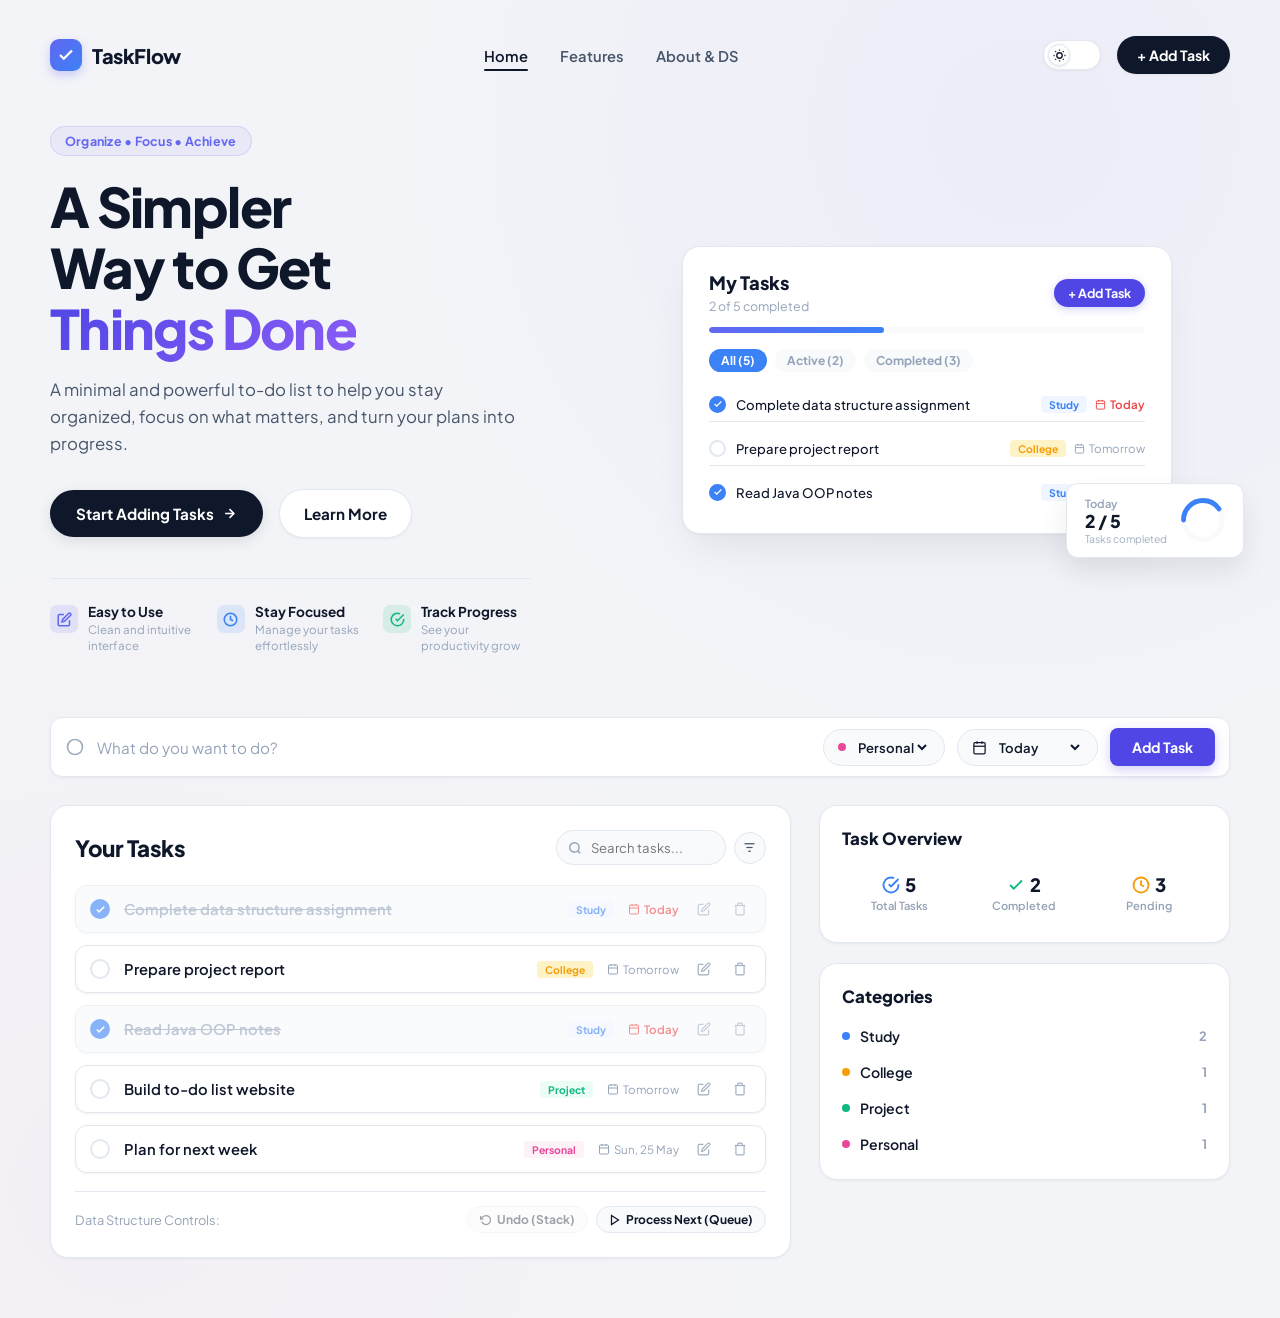
<file: index.html>
<!DOCTYPE html>
<html lang="en" data-theme="light">
<head>
    <meta charset="UTF-8">
    <meta name="viewport" content="width=device-width, initial-scale=1.0">
    <title>TaskFlow — A Simpler Way to Get Things Done</title>
    <link rel="preconnect" href="https://fonts.googleapis.com">
    <link rel="preconnect" href="https://fonts.gstatic.com" crossorigin>
    <link href="https://fonts.googleapis.com/css2?family=Plus+Jakarta+Sans:wght@400;500;600;700;800&family=Inter:wght@400;500;600;700&display=swap" rel="stylesheet">
    <style>
        /* =========================================================================
           TASKFLOW DESIGN SYSTEM — LIGHT & DARK THEME ONLY
           ========================================================================= */
        :root {
            /* Light Theme (Exact match to screenshot) */
            --bg-page: #F3F4F8;
            --bg-card: #FFFFFF;
            --bg-card-subtle: #F8FAFC;
            --bg-input: #FFFFFF;
            --border-color: #E2E8F0;
            --border-hover: #CBD5E1;

            --text-heading: #0F172A;
            --text-body: #475569;
            --text-muted: #94A3B8;
            --text-dim: #A0AEC0;

            --primary: #4F46E5;
            --primary-hover: #4338CA;
            --primary-gradient: linear-gradient(135deg, #6366F1, #8B5CF6);
            --headline-gradient: linear-gradient(135deg, #4F46E5, #8B5CF6);

            --accent-study: #3B82F6;
            --accent-study-bg: #EFF6FF;
            --accent-college: #F59E0B;
            --accent-college-bg: #FEF3C7;
            --accent-project: #10B981;
            --accent-project-bg: #ECFDF5;
            --accent-personal: #EC4899;
            --accent-personal-bg: #FDF2F8;

            --accent-today: #EF4444;
            --accent-today-bg: #FEF2F2;

            --shadow-sm: 0 1px 3px rgba(0, 0, 0, 0.05);
            --shadow-md: 0 4px 14px rgba(0, 0, 0, 0.04), 0 2px 6px rgba(0, 0, 0, 0.03);
            --shadow-lg: 0 12px 30px -4px rgba(79, 70, 229, 0.08), 0 8px 16px -4px rgba(0, 0, 0, 0.04);
            --shadow-float: 0 20px 40px -10px rgba(0, 0, 0, 0.08), 0 1px 3px rgba(0, 0, 0, 0.04);

            --radius-sm: 8px;
            --radius-md: 12px;
            --radius-lg: 18px;
            --radius-pill: 9999px;
        }

        [data-theme="dark"] {
            /* Dark Theme (Crisp, modern, rich midnight) */
            --bg-page: #0B0F19;
            --bg-card: #131B2E;
            --bg-card-subtle: #182238;
            --bg-input: #131B2E;
            --border-color: #23304A;
            --border-hover: #334466;

            --text-heading: #F8FAFC;
            --text-body: #CBD5E1;
            --text-muted: #94A3B8;
            --text-dim: #64748B;

            --primary: #6366F1;
            --primary-hover: #4F46E5;
            --primary-gradient: linear-gradient(135deg, #6366F1, #8B5CF6);
            --headline-gradient: linear-gradient(135deg, #818CF8, #C084FC);

            --accent-study: #60A5FA;
            --accent-study-bg: rgba(59, 130, 246, 0.15);
            --accent-college: #FBBF24;
            --accent-college-bg: rgba(245, 158, 11, 0.15);
            --accent-project: #34D399;
            --accent-project-bg: rgba(16, 185, 129, 0.15);
            --accent-personal: #F472B6;
            --accent-personal-bg: rgba(236, 72, 153, 0.15);

            --accent-today: #F87171;
            --accent-today-bg: rgba(239, 68, 68, 0.15);

            --shadow-sm: 0 1px 3px rgba(0, 0, 0, 0.3);
            --shadow-md: 0 4px 14px rgba(0, 0, 0, 0.4);
            --shadow-lg: 0 12px 30px -4px rgba(0, 0, 0, 0.5);
            --shadow-float: 0 20px 40px -10px rgba(0, 0, 0, 0.6);
        }

        * {
            box-sizing: border-box;
            margin: 0;
            padding: 0;
            font-family: 'Plus Jakarta Sans', 'Inter', -apple-system, sans-serif;
            transition: background-color 0.2s ease, border-color 0.2s ease, color 0.15s ease;
        }

        body {
            background-color: var(--bg-page);
            color: var(--text-body);
            min-height: 100vh;
            padding: 24px 20px 60px;
            overflow-x: hidden;
            background-image: radial-gradient(circle at 80% 10%, rgba(99, 102, 241, 0.05) 0%, transparent 40%),
                              radial-gradient(circle at 10% 90%, rgba(236, 72, 153, 0.03) 0%, transparent 40%);
        }

        .container {
            max-width: 1180px;
            margin: 0 auto;
        }

        /* =========================================================================
           HEADER / NAVBAR
           ========================================================================= */
        .site-header {
            display: flex;
            align-items: center;
            justify-content: space-between;
            padding: 12px 0 28px;
        }

        .brand-logo {
            display: flex;
            align-items: center;
            gap: 10px;
            text-decoration: none;
            color: var(--text-heading);
            font-weight: 800;
            font-size: 1.25rem;
            letter-spacing: -0.02em;
        }

        .brand-icon {
            width: 32px;
            height: 32px;
            background: linear-gradient(135deg, #6366F1, #3B82F6);
            border-radius: 9px;
            display: flex;
            align-items: center;
            justify-content: center;
            color: #FFFFFF;
            box-shadow: 0 4px 10px rgba(99, 102, 241, 0.3);
        }

        .nav-links {
            display: flex;
            align-items: center;
            gap: 32px;
            list-style: none;
        }

        .nav-item a {
            text-decoration: none;
            color: var(--text-body);
            font-size: 0.92rem;
            font-weight: 600;
            position: relative;
            padding: 6px 0;
            transition: color 0.15s;
        }

        .nav-item a:hover {
            color: var(--text-heading);
        }

        .nav-item.active a {
            color: var(--text-heading);
        }

        .nav-item.active a::after {
            content: '';
            position: absolute;
            bottom: 0;
            left: 0;
            right: 0;
            height: 2px;
            background: var(--text-heading);
            border-radius: var(--radius-pill);
        }

        .nav-actions {
            display: flex;
            align-items: center;
            gap: 16px;
        }

        /* Dark / Light Toggle Switch (as shown in screenshot) */
        .theme-switch-btn {
            background: var(--bg-card);
            border: 1px solid var(--border-color);
            border-radius: var(--radius-pill);
            padding: 4px;
            width: 58px;
            height: 30px;
            display: flex;
            align-items: center;
            position: relative;
            cursor: pointer;
            box-shadow: var(--shadow-sm);
        }

        .theme-thumb {
            width: 22px;
            height: 22px;
            background: var(--bg-card);
            border: 1px solid var(--border-color);
            border-radius: 50%;
            display: flex;
            align-items: center;
            justify-content: center;
            color: var(--text-heading);
            position: absolute;
            left: 4px;
            transition: transform 0.25s cubic-bezier(0.16, 1, 0.3, 1), background-color 0.2s;
            box-shadow: 0 1px 3px rgba(0, 0, 0, 0.1);
        }

        [data-theme="dark"] .theme-thumb {
            transform: translateX(28px);
            background: #23304A;
        }

        .nav-cta-btn {
            background: #0F172A;
            color: #FFFFFF;
            border: none;
            border-radius: var(--radius-pill);
            padding: 10px 20px;
            font-size: 0.88rem;
            font-weight: 700;
            cursor: pointer;
            display: flex;
            align-items: center;
            gap: 6px;
            text-decoration: none;
            box-shadow: var(--shadow-sm);
            transition: transform 0.15s, opacity 0.15s;
        }

        [data-theme="dark"] .nav-cta-btn {
            background: #6366F1;
        }

        .nav-cta-btn:hover {
            transform: translateY(-1px);
            opacity: 0.95;
        }

        /* =========================================================================
           HERO SECTION (2-COLUMN EDITORIAL HERO)
           ========================================================================= */
        .hero-section {
            display: grid;
            grid-template-columns: 1fr 1.15fr;
            gap: 48px;
            align-items: center;
            padding: 24px 0 54px;
            position: relative;
        }

        .hero-left {
            max-width: 480px;
        }

        .hero-tag {
            display: inline-flex;
            align-items: center;
            gap: 8px;
            font-size: 0.78rem;
            font-weight: 700;
            color: #6366F1;
            background: rgba(99, 102, 241, 0.08);
            border: 1px solid rgba(99, 102, 241, 0.18);
            padding: 6px 14px;
            border-radius: var(--radius-pill);
            margin-bottom: 20px;
            letter-spacing: 0.02em;
        }

        .hero-headline {
            font-size: 3.4rem;
            font-weight: 800;
            line-height: 1.12;
            letter-spacing: -0.03em;
            color: var(--text-heading);
            margin-bottom: 18px;
        }

        .hero-headline .text-gradient {
            background: var(--headline-gradient);
            -webkit-background-clip: text;
            -webkit-text-fill-color: transparent;
        }

        .hero-desc {
            font-size: 1.05rem;
            color: var(--text-body);
            line-height: 1.6;
            margin-bottom: 32px;
        }

        .hero-cta-group {
            display: flex;
            align-items: center;
            gap: 16px;
            margin-bottom: 40px;
        }

        .btn-hero-primary {
            background: #0F172A;
            color: #FFFFFF;
            padding: 14px 26px;
            border-radius: var(--radius-pill);
            font-size: 0.95rem;
            font-weight: 700;
            text-decoration: none;
            display: inline-flex;
            align-items: center;
            gap: 8px;
            box-shadow: 0 4px 14px rgba(0, 0, 0, 0.1);
            border: none;
            cursor: pointer;
            transition: transform 0.15s, opacity 0.15s;
        }

        [data-theme="dark"] .btn-hero-primary {
            background: #6366F1;
            box-shadow: 0 4px 18px rgba(99, 102, 241, 0.35);
        }

        .btn-hero-primary:hover {
            transform: translateY(-2px);
        }

        .btn-hero-secondary {
            background: var(--bg-card);
            color: var(--text-heading);
            border: 1px solid var(--border-color);
            padding: 14px 24px;
            border-radius: var(--radius-pill);
            font-size: 0.95rem;
            font-weight: 700;
            text-decoration: none;
            display: inline-flex;
            align-items: center;
            box-shadow: var(--shadow-sm);
            transition: transform 0.15s, background-color 0.15s;
        }

        .btn-hero-secondary:hover {
            background: var(--bg-card-subtle);
            transform: translateY(-2px);
        }

        /* 3 Hero Features Row */
        .hero-features-row {
            display: grid;
            grid-template-columns: repeat(3, 1fr);
            gap: 20px;
            padding-top: 24px;
            border-top: 1px solid var(--border-color);
        }

        .hero-feat-item {
            display: flex;
            align-items: flex-start;
            gap: 10px;
        }

        .feat-icon-wrap {
            width: 28px;
            height: 28px;
            border-radius: 7px;
            display: flex;
            align-items: center;
            justify-content: center;
            flex-shrink: 0;
            margin-top: 2px;
        }

        .icon-feat-1 { background: rgba(99, 102, 241, 0.12); color: #6366F1; }
        .icon-feat-2 { background: rgba(59, 130, 246, 0.12); color: #3B82F6; }
        .icon-feat-3 { background: rgba(16, 185, 129, 0.12); color: #10B981; }

        .feat-title {
            font-size: 0.85rem;
            font-weight: 700;
            color: var(--text-heading);
            margin-bottom: 2px;
        }

        .feat-desc {
            font-size: 0.72rem;
            color: var(--text-muted);
            line-height: 1.35;
        }

        /* =========================================================================
           HERO RIGHT — MOCKUP CARD PREVIEW (Exact match to illustration)
           ========================================================================= */
        .hero-right-stage {
            position: relative;
            display: flex;
            justify-content: center;
            align-items: center;
        }

        .mockup-main-card {
            background: var(--bg-card);
            border: 1px solid var(--border-color);
            border-radius: var(--radius-lg);
            padding: 24px 26px;
            width: 100%;
            max-width: 490px;
            box-shadow: var(--shadow-float);
            position: relative;
            z-index: 2;
        }

        .mockup-header {
            display: flex;
            justify-content: space-between;
            align-items: center;
            margin-bottom: 12px;
        }

        .mockup-title-grp h3 {
            font-size: 1.15rem;
            font-weight: 800;
            color: var(--text-heading);
        }

        .mockup-title-grp span {
            font-size: 0.78rem;
            color: var(--text-muted);
        }

        .mockup-add-pill {
            background: #4F46E5;
            color: #FFFFFF;
            border: none;
            border-radius: var(--radius-pill);
            padding: 6px 14px;
            font-size: 0.78rem;
            font-weight: 700;
            cursor: pointer;
            box-shadow: 0 2px 8px rgba(79, 70, 229, 0.25);
        }

        .mockup-progress-wrap {
            margin-bottom: 16px;
        }

        .mockup-progress-bar {
            height: 6px;
            background: var(--bg-card-subtle);
            border-radius: var(--radius-pill);
            overflow: hidden;
            position: relative;
        }

        .mockup-progress-fill {
            height: 100%;
            background: linear-gradient(90deg, #6366F1, #3B82F6);
            border-radius: var(--radius-pill);
            width: 60%;
        }

        .mockup-filter-pills {
            display: flex;
            gap: 8px;
            margin-bottom: 16px;
        }

        .m-pill {
            border: none;
            border-radius: var(--radius-pill);
            padding: 4px 12px;
            font-size: 0.75rem;
            font-weight: 700;
            background: var(--bg-card-subtle);
            color: var(--text-muted);
            cursor: pointer;
        }

        .m-pill.active {
            background: #3B82F6;
            color: #FFFFFF;
        }

        .mockup-tasks-list {
            display: flex;
            flex-direction: column;
            gap: 10px;
        }

        .m-task-row {
            display: flex;
            align-items: center;
            justify-content: space-between;
            padding: 8px 0;
            border-bottom: 1px solid var(--border-color);
            font-size: 0.82rem;
        }

        .m-task-row:last-child {
            border-bottom: none;
        }

        .m-task-left {
            display: flex;
            align-items: center;
            gap: 10px;
            color: var(--text-heading);
            font-weight: 500;
        }

        .m-task-check {
            width: 17px;
            height: 17px;
            border-radius: 50%;
            border: 2px solid var(--border-color);
            display: flex;
            align-items: center;
            justify-content: center;
            flex-shrink: 0;
        }

        .m-task-check.checked {
            background: #3B82F6;
            border-color: #3B82F6;
            color: #FFFFFF;
        }

        .m-task-meta {
            display: flex;
            align-items: center;
            gap: 8px;
        }

        .tag-pill {
            font-size: 0.65rem;
            font-weight: 700;
            padding: 2px 8px;
            border-radius: 4px;
        }

        .tag-study { background: var(--accent-study-bg); color: var(--accent-study); }
        .tag-college { background: var(--accent-college-bg); color: var(--accent-college); }
        .tag-project { background: var(--accent-project-bg); color: var(--accent-project); }
        .tag-personal { background: var(--accent-personal-bg); color: var(--accent-personal); }

        .date-label {
            font-size: 0.72rem;
            display: flex;
            align-items: center;
            gap: 4px;
            color: var(--text-muted);
        }

        .date-label.is-today {
            color: var(--accent-today);
            font-weight: 600;
        }

        /* Floating Circular Progress Mini-Card */
        .floating-stat-card {
            position: absolute;
            bottom: -24px;
            right: -14px;
            background: var(--bg-card);
            border: 1px solid var(--border-color);
            border-radius: var(--radius-md);
            padding: 12px 18px;
            display: flex;
            align-items: center;
            gap: 14px;
            box-shadow: 0 14px 28px rgba(0, 0, 0, 0.08);
            z-index: 3;
            animation: floatUpDown 4s ease-in-out infinite;
        }

        @keyframes floatUpDown {
            0%, 100% { transform: translateY(0); }
            50% { transform: translateY(-6px); }
        }

        .f-stat-text .f-title {
            font-size: 0.7rem;
            color: var(--text-muted);
            font-weight: 600;
        }

        .f-stat-text .f-count {
            font-size: 1.1rem;
            font-weight: 800;
            color: var(--text-heading);
        }

        .f-stat-text .f-sub {
            font-size: 0.65rem;
            color: var(--text-dim);
        }

        .circular-chart {
            width: 44px;
            height: 44px;
        }

        .circle-bg {
            fill: none;
            stroke: var(--bg-card-subtle);
            stroke-width: 4;
        }

        .circle-val {
            fill: none;
            stroke: #3B82F6;
            stroke-width: 4;
            stroke-linecap: round;
            stroke-dasharray: 100;
            stroke-dashoffset: 40;
            transform: rotate(-90deg);
            transform-origin: 50% 50%;
        }

        /* =========================================================================
           INTERACTIVE WORKSPACE — INPUT BAR
           ========================================================================= */
        .workspace-section {
            margin-top: 10px;
        }

        .input-bar-card {
            background: var(--bg-card);
            border: 1px solid var(--border-color);
            border-radius: var(--radius-md);
            padding: 10px 14px;
            display: flex;
            align-items: center;
            gap: 12px;
            box-shadow: var(--shadow-sm);
            margin-bottom: 28px;
        }

        .input-circle-icon {
            color: var(--text-dim);
            display: flex;
            align-items: center;
        }

        .task-main-input {
            flex: 1;
            border: none;
            background: none;
            font-size: 0.95rem;
            color: var(--text-heading);
            outline: none;
            padding: 6px 0;
        }

        .task-main-input::placeholder {
            color: var(--text-muted);
        }

        .dropdown-pill {
            display: flex;
            align-items: center;
            gap: 8px;
            padding: 8px 14px;
            background: var(--bg-card-subtle);
            border: 1px solid var(--border-color);
            border-radius: var(--radius-pill);
            font-size: 0.82rem;
            font-weight: 600;
            color: var(--text-heading);
            cursor: pointer;
            outline: none;
        }

        .dropdown-pill select {
            border: none;
            background: none;
            font-size: 0.82rem;
            font-weight: 600;
            color: var(--text-heading);
            outline: none;
            cursor: pointer;
        }

        .dropdown-pill select option {
            background: var(--bg-card);
            color: var(--text-heading);
        }

        .category-dot {
            width: 8px;
            height: 8px;
            border-radius: 50%;
            background: var(--accent-personal);
        }

        .btn-add-primary {
            background: #4F46E5;
            color: #FFFFFF;
            border: none;
            border-radius: var(--radius-sm);
            padding: 10px 22px;
            font-size: 0.88rem;
            font-weight: 700;
            cursor: pointer;
            box-shadow: 0 4px 12px rgba(79, 70, 229, 0.25);
            transition: transform 0.15s, background-color 0.15s;
        }

        .btn-add-primary:hover {
            background: var(--primary-hover);
            transform: translateY(-1px);
        }

        /* =========================================================================
           TASKS WORKSPACE GRID (2 COLUMNS: LIST + SIDEBAR)
           ========================================================================= */
        .workspace-grid {
            display: grid;
            grid-template-columns: 1.8fr 1fr;
            gap: 28px;
            align-items: flex-start;
        }

        /* Left Column: Your Tasks Card */
        .tasks-card {
            background: var(--bg-card);
            border: 1px solid var(--border-color);
            border-radius: var(--radius-lg);
            padding: 24px;
            box-shadow: var(--shadow-sm);
        }

        .tasks-card-header {
            display: flex;
            align-items: center;
            justify-content: space-between;
            margin-bottom: 20px;
            flex-wrap: wrap;
            gap: 12px;
        }

        .tasks-card-header h2 {
            font-size: 1.4rem;
            font-weight: 800;
            color: var(--text-heading);
            letter-spacing: -0.02em;
        }

        .search-filter-wrap {
            display: flex;
            align-items: center;
            gap: 8px;
        }

        .search-box {
            position: relative;
            display: flex;
            align-items: center;
        }

        .search-box svg {
            position: absolute;
            left: 12px;
            color: var(--text-muted);
        }

        .search-box input {
            padding: 8px 12px 8px 34px;
            border: 1px solid var(--border-color);
            border-radius: var(--radius-pill);
            background: var(--bg-card-subtle);
            font-size: 0.82rem;
            color: var(--text-heading);
            outline: none;
            width: 170px;
            transition: width 0.2s, border-color 0.2s;
        }

        .search-box input:focus {
            width: 210px;
            border-color: #6366F1;
        }

        .filter-icon-btn {
            background: var(--bg-card-subtle);
            border: 1px solid var(--border-color);
            border-radius: 50%;
            width: 32px;
            height: 32px;
            display: flex;
            align-items: center;
            justify-content: center;
            color: var(--text-body);
            cursor: pointer;
        }

        /* Active Tasks List */
        .main-task-list {
            list-style: none;
            display: flex;
            flex-direction: column;
            gap: 12px;
        }

        .task-row-item {
            display: flex;
            align-items: center;
            justify-content: space-between;
            padding: 12px 14px;
            border: 1px solid var(--border-color);
            border-radius: var(--radius-md);
            background: var(--bg-card);
            box-shadow: var(--shadow-sm);
            transition: all 0.15s ease;
        }

        .task-row-item:hover {
            border-color: #CBD5E1;
            box-shadow: var(--shadow-md);
            transform: translateY(-1px);
        }

        .task-row-item.is-done {
            opacity: 0.6;
            background: var(--bg-card-subtle);
        }

        .task-row-item.is-done .t-title {
            text-decoration: line-through;
            color: var(--text-muted);
        }

        .t-left {
            display: flex;
            align-items: center;
            gap: 14px;
            flex: 1;
        }

        .checkbox-custom {
            width: 20px;
            height: 20px;
            border-radius: 50%;
            border: 2px solid var(--border-color);
            background: none;
            display: flex;
            align-items: center;
            justify-content: center;
            cursor: pointer;
            flex-shrink: 0;
            color: #FFFFFF;
            transition: all 0.15s;
        }

        .checkbox-custom.checked {
            background: #3B82F6;
            border-color: #3B82F6;
        }

        .t-title {
            font-size: 0.92rem;
            font-weight: 600;
            color: var(--text-heading);
            word-break: break-word;
        }

        .t-right {
            display: flex;
            align-items: center;
            gap: 14px;
        }

        .action-icon-btn {
            background: none;
            border: none;
            color: var(--text-dim);
            cursor: pointer;
            padding: 4px;
            display: flex;
            align-items: center;
            border-radius: 4px;
            transition: color 0.15s;
        }

        .action-icon-btn:hover {
            color: var(--text-heading);
        }

        .action-icon-btn.delete-btn:hover {
            color: #EF4444;
        }

        /* DS Control Toolbar on Tasks Card */
        .ds-action-strip {
            display: flex;
            justify-content: space-between;
            align-items: center;
            margin-top: 18px;
            padding-top: 14px;
            border-top: 1px solid var(--border-color);
            font-size: 0.8rem;
            color: var(--text-muted);
        }

        .ds-btn-small {
            background: var(--bg-card-subtle);
            border: 1px solid var(--border-color);
            border-radius: var(--radius-pill);
            padding: 5px 12px;
            font-size: 0.75rem;
            font-weight: 700;
            color: var(--text-heading);
            cursor: pointer;
            display: inline-flex;
            align-items: center;
            gap: 5px;
        }

        .ds-btn-small:hover:not(:disabled) {
            border-color: #6366F1;
            color: #6366F1;
        }

        .ds-btn-small:disabled {
            opacity: 0.4;
            cursor: not-allowed;
        }

        /* Right Column: Sidebar (Overview & Categories) */
        .sidebar-col {
            display: flex;
            flex-direction: column;
            gap: 20px;
        }

        .sidebar-card {
            background: var(--bg-card);
            border: 1px solid var(--border-color);
            border-radius: var(--radius-lg);
            padding: 22px;
            box-shadow: var(--shadow-sm);
        }

        .sidebar-card h3 {
            font-size: 1.05rem;
            font-weight: 800;
            color: var(--text-heading);
            margin-bottom: 16px;
        }

        /* Task Overview Metrics (Exact from screenshot) */
        .overview-metrics-grid {
            display: grid;
            grid-template-columns: repeat(3, 1fr);
            gap: 10px;
            text-align: center;
        }

        .metric-cell {
            display: flex;
            flex-direction: column;
            align-items: center;
            padding: 8px 4px;
        }

        .metric-icon-num {
            display: flex;
            align-items: center;
            gap: 5px;
            font-size: 1.15rem;
            font-weight: 800;
            color: var(--text-heading);
            margin-bottom: 2px;
        }

        .icon-blue { color: #3B82F6; }
        .icon-green { color: #10B981; }
        .icon-orange { color: #F59E0B; }

        .metric-label {
            font-size: 0.7rem;
            font-weight: 600;
            color: var(--text-muted);
        }

        /* Categories List */
        .categories-list {
            list-style: none;
            display: flex;
            flex-direction: column;
            gap: 10px;
        }

        .category-row {
            display: flex;
            align-items: center;
            justify-content: space-between;
            font-size: 0.88rem;
            color: var(--text-heading);
            font-weight: 600;
            padding: 4px 0;
            cursor: pointer;
        }

        .category-row:hover {
            color: #6366F1;
        }

        .cat-left {
            display: flex;
            align-items: center;
            gap: 10px;
        }

        .cat-count {
            color: var(--text-muted);
            font-size: 0.8rem;
            font-weight: 700;
        }

        /* Mobile Bottom Nav Bar (From Mobile Mockup in Screenshot) */
        .mobile-bottom-nav {
            display: none;
            position: fixed;
            bottom: 0;
            left: 0;
            right: 0;
            background: var(--bg-card);
            border-top: 1px solid var(--border-color);
            padding: 10px 24px;
            z-index: 100;
            box-shadow: 0 -4px 12px rgba(0, 0, 0, 0.05);
            justify-content: space-around;
            align-items: center;
        }

        .bottom-nav-item {
            display: flex;
            flex-direction: column;
            align-items: center;
            gap: 4px;
            font-size: 0.7rem;
            font-weight: 700;
            color: var(--text-muted);
            text-decoration: none;
            cursor: pointer;
        }

        .bottom-nav-item.active {
            color: #4F46E5;
        }

        /* Toast Feedback */
        .toast-msg {
            position: fixed;
            bottom: 24px;
            left: 50%;
            transform: translateX(-50%) translateY(20px);
            background: var(--text-heading);
            color: var(--bg-card);
            padding: 10px 22px;
            border-radius: var(--radius-pill);
            font-size: 0.85rem;
            font-weight: 700;
            box-shadow: 0 10px 30px rgba(0, 0, 0, 0.2);
            opacity: 0;
            pointer-events: none;
            transition: all 0.25s cubic-bezier(0.16, 1, 0.3, 1);
            z-index: 1000;
        }

        .toast-msg.show {
            opacity: 1;
            transform: translateX(-50%) translateY(0);
        }

        /* =========================================================================
           RESPONSIVE MOBILE BREAKPOINTS (Exact match to mobile mockup)
           ========================================================================= */
        @media (max-width: 960px) {
            .hero-section {
                grid-template-columns: 1fr;
                gap: 40px;
                text-align: center;
            }
            .hero-left {
                max-width: 100%;
                display: flex;
                flex-direction: column;
                align-items: center;
            }
            .hero-cta-group {
                justify-content: center;
            }
            .hero-features-row {
                justify-content: center;
                text-align: left;
            }
            .workspace-grid {
                grid-template-columns: 1fr;
            }
        }

        @media (max-width: 640px) {
            body {
                padding: 16px 14px 80px;
            }
            .nav-links {
                display: none;
            }
            .hero-headline {
                font-size: 2.35rem;
            }
            .hero-features-row {
                grid-template-columns: 1fr;
                gap: 14px;
            }
            .input-bar-card {
                flex-direction: column;
                align-items: stretch;
            }
            .dropdown-pill {
                width: 100%;
                justify-content: space-between;
            }
            .btn-add-primary {
                width: 100%;
            }
            .floating-stat-card {
                display: none;
            }
            .mobile-bottom-nav {
                display: flex;
            }
            .mockup-main-card {
                padding: 18px 16px;
            }
        }
    </style>
</head>
<body>

    <div class="container">
        <!-- Site Header / Navbar -->
        <header class="site-header">
            <a href="index.html" class="brand-logo" aria-label="TaskFlow Home">
                <div class="brand-icon">
                    <svg width="18" height="18" viewBox="0 0 24 24" fill="none" stroke="currentColor" stroke-width="3">
                        <polyline points="20 6 9 17 4 12"></polyline>
                    </svg>
                </div>
                <span>TaskFlow</span>
            </a>

            <ul class="nav-links">
                <li class="nav-item active"><a href="index.html">Home</a></li>
                <li class="nav-item"><a href="#tasks-section">Features</a></li>
                <li class="nav-item"><a href="how-ds-works.html">About &amp; DS</a></li>
            </ul>

            <div class="nav-actions">
                <!-- Dark / Light Theme Toggle Switch -->
                <button id="theme-toggle-btn" class="theme-switch-btn" aria-label="Toggle Dark and Light Mode" title="Toggle Theme">
                    <div class="theme-thumb">
                        <!-- Sun Icon (Light Mode) -->
                        <svg class="icon-sun" width="13" height="13" viewBox="0 0 24 24" fill="none" stroke="currentColor" stroke-width="2.5">
                            <circle cx="12" cy="12" r="5"></circle>
                            <line x1="12" y1="1" x2="12" y2="3"></line>
                            <line x1="12" y1="21" x2="12" y2="23"></line>
                            <line x1="4.22" y1="4.22" x2="5.64" y2="5.64"></line>
                            <line x1="18.36" y1="18.36" x2="19.78" y2="19.78"></line>
                            <line x1="1" y1="12" x2="3" y2="12"></line>
                            <line x1="21" y1="12" x2="23" y2="12"></line>
                            <line x1="4.22" y1="19.78" x2="5.64" y2="18.36"></line>
                            <line x1="18.36" y1="5.64" x2="19.78" y2="4.22"></line>
                        </svg>
                    </div>
                </button>

                <a href="#input-bar-anchor" class="nav-cta-btn">
                    <span>+ Add Task</span>
                </a>
            </div>
        </header>

        <!-- =========================================================================
             HERO SECTION (Exact match to illustration)
             ========================================================================= -->
        <section class="hero-section">
            <!-- Left Hero Content -->
            <div class="hero-left">
                <div class="hero-tag">
                    <span>Organize &bull; Focus &bull; Achieve</span>
                </div>
                <h1 class="hero-headline">
                    A Simpler<br>
                    Way to Get<br>
                    <span class="text-gradient">Things Done</span>
                </h1>
                <p class="hero-desc">
                    A minimal and powerful to-do list to help you stay organized, focus on what matters, and turn your plans into progress.
                </p>

                <div class="hero-cta-group">
                    <a href="#input-bar-anchor" class="btn-hero-primary">
                        <span>Start Adding Tasks</span>
                        <svg width="15" height="15" viewBox="0 0 24 24" fill="none" stroke="currentColor" stroke-width="2.5">
                            <line x1="5" y1="12" x2="19" y2="12"></line>
                            <polyline points="12 5 19 12 12 19"></polyline>
                        </svg>
                    </a>
                    <a href="how-ds-works.html" class="btn-hero-secondary">
                        Learn More
                    </a>
                </div>

                <div class="hero-features-row">
                    <div class="hero-feat-item">
                        <div class="feat-icon-wrap icon-feat-1">
                            <svg width="15" height="15" viewBox="0 0 24 24" fill="none" stroke="currentColor" stroke-width="2.5">
                                <path d="M11 4H4a2 2 0 0 0-2 2v14a2 2 0 0 0 2 2h14a2 2 0 0 0 2-2v-7"></path>
                                <path d="M18.5 2.5a2.121 2.121 0 0 1 3 3L12 15l-4 1 1-4 9.5-9.5z"></path>
                            </svg>
                        </div>
                        <div>
                            <div class="feat-title">Easy to Use</div>
                            <div class="feat-desc">Clean and intuitive interface</div>
                        </div>
                    </div>

                    <div class="hero-feat-item">
                        <div class="feat-icon-wrap icon-feat-2">
                            <svg width="15" height="15" viewBox="0 0 24 24" fill="none" stroke="currentColor" stroke-width="2.5">
                                <circle cx="12" cy="12" r="10"></circle>
                                <polyline points="12 6 12 12 16 14"></polyline>
                            </svg>
                        </div>
                        <div>
                            <div class="feat-title">Stay Focused</div>
                            <div class="feat-desc">Manage your tasks effortlessly</div>
                        </div>
                    </div>

                    <div class="hero-feat-item">
                        <div class="feat-icon-wrap icon-feat-3">
                            <svg width="15" height="15" viewBox="0 0 24 24" fill="none" stroke="currentColor" stroke-width="2.5">
                                <path d="M22 11.08V12a10 10 0 1 1-5.93-9.14"></path>
                                <polyline points="22 4 12 14.01 9 11.01"></polyline>
                            </svg>
                        </div>
                        <div>
                            <div class="feat-title">Track Progress</div>
                            <div class="feat-desc">See your productivity grow</div>
                        </div>
                    </div>
                </div>
            </div>

            <!-- Right Hero Card Mockup (Exact layout & floating badge from image) -->
            <div class="hero-right-stage">
                <div class="mockup-main-card">
                    <div class="mockup-header">
                        <div class="mockup-title-grp">
                            <h3>My Tasks</h3>
                            <span id="hero-progress-label">3 of 5 completed</span>
                        </div>
                        <button class="mockup-add-pill" onclick="document.getElementById('task-main-input').focus()">+ Add Task</button>
                    </div>

                    <div class="mockup-progress-wrap">
                        <div class="mockup-progress-bar">
                            <div class="mockup-progress-fill" id="hero-progress-bar"></div>
                        </div>
                    </div>

                    <div class="mockup-filter-pills">
                        <button class="m-pill active" data-filter="all">All (5)</button>
                        <button class="m-pill" data-filter="active">Active (2)</button>
                        <button class="m-pill" data-filter="completed">Completed (3)</button>
                    </div>

                    <!-- Static Sample Rows Preview -->
                    <div class="mockup-tasks-list">
                        <div class="m-task-row">
                            <div class="m-task-left">
                                <div class="m-task-check checked">
                                    <svg width="10" height="10" viewBox="0 0 24 24" fill="none" stroke="currentColor" stroke-width="3"><polyline points="20 6 9 17 4 12"></polyline></svg>
                                </div>
                                <span>Complete data structure assignment</span>
                            </div>
                            <div class="m-task-meta">
                                <span class="tag-pill tag-study">Study</span>
                                <span class="date-label is-today">
                                    <svg width="11" height="11" viewBox="0 0 24 24" fill="none" stroke="currentColor" stroke-width="2"><rect x="3" y="4" width="18" height="18" rx="2" ry="2"></rect><line x1="16" y1="2" x2="16" y2="6"></line><line x1="8" y1="2" x2="8" y2="6"></line><line x1="3" y1="10" x2="21" y2="10"></line></svg>
                                    Today
                                </span>
                            </div>
                        </div>

                        <div class="m-task-row">
                            <div class="m-task-left">
                                <div class="m-task-check"></div>
                                <span>Prepare project report</span>
                            </div>
                            <div class="m-task-meta">
                                <span class="tag-pill tag-college">College</span>
                                <span class="date-label">
                                    <svg width="11" height="11" viewBox="0 0 24 24" fill="none" stroke="currentColor" stroke-width="2"><rect x="3" y="4" width="18" height="18" rx="2" ry="2"></rect><line x1="16" y1="2" x2="16" y2="6"></line><line x1="8" y1="2" x2="8" y2="6"></line><line x1="3" y1="10" x2="21" y2="10"></line></svg>
                                    Tomorrow
                                </span>
                            </div>
                        </div>

                        <div class="m-task-row">
                            <div class="m-task-left">
                                <div class="m-task-check checked">
                                    <svg width="10" height="10" viewBox="0 0 24 24" fill="none" stroke="currentColor" stroke-width="3"><polyline points="20 6 9 17 4 12"></polyline></svg>
                                </div>
                                <span>Read Java OOP notes</span>
                            </div>
                            <div class="m-task-meta">
                                <span class="tag-pill tag-study">Study</span>
                                <span class="date-label is-today">
                                    <svg width="11" height="11" viewBox="0 0 24 24" fill="none" stroke="currentColor" stroke-width="2"><rect x="3" y="4" width="18" height="18" rx="2" ry="2"></rect><line x1="16" y1="2" x2="16" y2="6"></line><line x1="8" y1="2" x2="8" y2="6"></line><line x1="3" y1="10" x2="21" y2="10"></line></svg>
                                    Today
                                </span>
                            </div>
                        </div>
                    </div>
                </div>

                <!-- Floating Circular Gauge Badge (Bottom Right of Mockup) -->
                <div class="floating-stat-card">
                    <div class="f-stat-text">
                        <div class="f-title">Today</div>
                        <div class="f-count" id="float-stat-ratio">3 / 5</div>
                        <div class="f-sub">Tasks completed</div>
                    </div>
                    <svg class="circular-chart" viewBox="0 0 36 36">
                        <path class="circle-bg" d="M18 2.0845 a 15.9155 15.9155 0 0 1 0 31.831 a 15.9155 15.9155 0 0 1 0 -31.831" />
                        <path class="circle-val" id="float-circle-svg" d="M18 2.0845 a 15.9155 15.9155 0 0 1 0 31.831 a 15.9155 15.9155 0 0 1 0 -31.831" />
                    </svg>
                </div>
            </div>
        </section>

        <!-- =========================================================================
           INTERACTIVE WORKSPACE — INPUT BAR
           ========================================================================= -->
        <section class="workspace-section" id="input-bar-anchor">
            <form id="task-add-form" class="input-bar-card">
                <div class="input-circle-icon">
                    <svg width="20" height="20" viewBox="0 0 24 24" fill="none" stroke="currentColor" stroke-width="2">
                        <circle cx="12" cy="12" r="9"></circle>
                    </svg>
                </div>
                <input type="text" id="task-main-input" class="task-main-input" placeholder="What do you want to do?" autocomplete="off" required>

                <!-- Category Dropdown Pill -->
                <div class="dropdown-pill">
                    <span class="category-dot" id="cat-indicator-dot"></span>
                    <select id="task-cat-select" aria-label="Task Category">
                        <option value="Personal">Personal</option>
                        <option value="Study">Study</option>
                        <option value="College">College</option>
                        <option value="Project">Project</option>
                    </select>
                </div>

                <!-- Due Date Dropdown Pill -->
                <div class="dropdown-pill">
                    <svg width="15" height="15" viewBox="0 0 24 24" fill="none" stroke="currentColor" stroke-width="2">
                        <rect x="3" y="4" width="18" height="18" rx="2" ry="2"></rect>
                        <line x1="16" y1="2" x2="16" y2="6"></line>
                        <line x1="8" y1="2" x2="8" y2="6"></line>
                        <line x1="3" y1="10" x2="21" y2="10"></line>
                    </svg>
                    <select id="task-date-select" aria-label="Due Date">
                        <option value="Today">Today</option>
                        <option value="Tomorrow">Tomorrow</option>
                        <option value="Next Week">Next Week</option>
                    </select>
                </div>

                <button type="submit" class="btn-add-primary">Add Task</button>
            </form>

            <!-- =========================================================================
                 TASKS WORKSPACE GRID (2 COLUMNS: YOUR TASKS + SIDEBAR)
                 ========================================================================= -->
            <div class="workspace-grid" id="tasks-section">
                <!-- Left Column: Tasks List -->
                <div class="tasks-card">
                    <div class="tasks-card-header">
                        <h2>Your Tasks</h2>
                        <div class="search-filter-wrap">
                            <div class="search-box">
                                <svg width="14" height="14" viewBox="0 0 24 24" fill="none" stroke="currentColor" stroke-width="2.5">
                                    <circle cx="11" cy="11" r="8"></circle>
                                    <line x1="21" y1="21" x2="16.65" y2="16.65"></line>
                                </svg>
                                <input type="text" id="task-search" placeholder="Search tasks..." autocomplete="off">
                            </div>
                            <button class="filter-icon-btn" id="btn-toggle-sort" title="Toggle Sort Order" aria-label="Sort tasks">
                                <svg width="15" height="15" viewBox="0 0 24 24" fill="none" stroke="currentColor" stroke-width="2">
                                    <line x1="4" y1="6" x2="20" y2="6"></line>
                                    <line x1="7" y1="12" x2="17" y2="12"></line>
                                    <line x1="10" y1="18" x2="14" y2="18"></line>
                                </svg>
                            </button>
                        </div>
                    </div>

                    <!-- Main Dynamic Tasks List -->
                    <ul class="main-task-list" id="main-task-list"></ul>

                    <!-- Data Structure Actions Bar (Stack & Queue Integration) -->
                    <div class="ds-action-strip">
                        <span>Data Structure Controls:</span>
                        <div style="display:flex; gap:8px;">
                            <button id="btn-ds-undo" class="ds-btn-small" disabled title="Revert last task operation via LIFO Stack">
                                <svg width="12" height="12" viewBox="0 0 24 24" fill="none" stroke="currentColor" stroke-width="2.5"><polyline points="1 4 1 10 7 10"></polyline><path d="M3.51 15a9 9 0 1 0 2.13-9.36L1 10"></path></svg>
                                Undo (Stack)
                            </button>
                            <button id="btn-ds-process" class="ds-btn-small" disabled title="Execute next pending task in arrival order via FIFO Queue">
                                <svg width="12" height="12" viewBox="0 0 24 24" fill="none" stroke="currentColor" stroke-width="2.5"><polygon points="5 3 19 12 5 21 5 3"></polygon></svg>
                                Process Next (Queue)
                            </button>
                        </div>
                    </div>
                </div>

                <!-- Right Column: Sidebar (Task Overview & Categories) -->
                <div class="sidebar-col">
                    <!-- Task Overview Card -->
                    <div class="sidebar-card">
                        <h3>Task Overview</h3>
                        <div class="overview-metrics-grid">
                            <div class="metric-cell">
                                <div class="metric-icon-num">
                                    <svg class="icon-blue" width="18" height="18" viewBox="0 0 24 24" fill="none" stroke="currentColor" stroke-width="2.5">
                                        <path d="M22 11.08V12a10 10 0 1 1-5.93-9.14"></path>
                                        <polyline points="22 4 12 14.01 9 11.01"></polyline>
                                    </svg>
                                    <span id="metric-total">5</span>
                                </div>
                                <span class="metric-label">Total Tasks</span>
                            </div>

                            <div class="metric-cell">
                                <div class="metric-icon-num">
                                    <svg class="icon-green" width="18" height="18" viewBox="0 0 24 24" fill="none" stroke="currentColor" stroke-width="2.5">
                                        <polyline points="20 6 9 17 4 12"></polyline>
                                    </svg>
                                    <span id="metric-completed">3</span>
                                </div>
                                <span class="metric-label">Completed</span>
                            </div>

                            <div class="metric-cell">
                                <div class="metric-icon-num">
                                    <svg class="icon-orange" width="18" height="18" viewBox="0 0 24 24" fill="none" stroke="currentColor" stroke-width="2.5">
                                        <circle cx="12" cy="12" r="10"></circle>
                                        <polyline points="12 6 12 12 16 14"></polyline>
                                    </svg>
                                    <span id="metric-pending">2</span>
                                </div>
                                <span class="metric-label">Pending</span>
                            </div>
                        </div>
                    </div>

                    <!-- Categories Card -->
                    <div class="sidebar-card">
                        <h3>Categories</h3>
                        <ul class="categories-list" id="category-summary-list">
                            <li class="category-row" data-cat="Study">
                                <div class="cat-left">
                                    <span class="category-dot" style="background:#3B82F6;"></span>
                                    <span>Study</span>
                                </div>
                                <span class="cat-count" id="count-cat-study">2</span>
                            </li>
                            <li class="category-row" data-cat="College">
                                <div class="cat-left">
                                    <span class="category-dot" style="background:#F59E0B;"></span>
                                    <span>College</span>
                                </div>
                                <span class="cat-count" id="count-cat-college">1</span>
                            </li>
                            <li class="category-row" data-cat="Project">
                                <div class="cat-left">
                                    <span class="category-dot" style="background:#10B981;"></span>
                                    <span>Project</span>
                                </div>
                                <span class="cat-count" id="count-cat-project">1</span>
                            </li>
                            <li class="category-row" data-cat="Personal">
                                <div class="cat-left">
                                    <span class="category-dot" style="background:#EC4899;"></span>
                                    <span>Personal</span>
                                </div>
                                <span class="cat-count" id="count-cat-personal">1</span>
                            </li>
                        </ul>
                    </div>
                </div>
            </div>
        </section>

        <!-- Toast Feedback -->
        <div class="toast-msg" id="toast-msg"></div>
    </div>

    <!-- Mobile Bottom Navigation Bar (as pictured in mobile mockup) -->
    <nav class="mobile-bottom-nav">
        <a href="index.html" class="bottom-nav-item active">
            <svg width="20" height="20" viewBox="0 0 24 24" fill="none" stroke="currentColor" stroke-width="2">
                <path d="M3 9l9-7 9 7v11a2 2 0 0 1-2 2H5a2 2 0 0 1-2-2z"></path>
                <polyline points="9 22 9 12 15 12 15 22"></polyline>
            </svg>
            <span>Home</span>
        </a>
        <a href="#tasks-section" class="bottom-nav-item">
            <svg width="20" height="20" viewBox="0 0 24 24" fill="none" stroke="currentColor" stroke-width="2">
                <path d="M9 11l3 3L22 4"></path>
                <path d="M21 12v7a2 2 0 0 1-2 2H5a2 2 0 0 1-2-2V5a2 2 0 0 1 2-2h11"></path>
            </svg>
            <span>Tasks</span>
        </a>
        <a href="how-ds-works.html" class="bottom-nav-item">
            <svg width="20" height="20" viewBox="0 0 24 24" fill="none" stroke="currentColor" stroke-width="2">
                <line x1="18" y1="20" x2="18" y2="10"></line>
                <line x1="12" y1="20" x2="12" y2="4"></line>
                <line x1="6" y1="20" x2="6" y2="14"></line>
            </svg>
            <span>Stats</span>
        </a>
        <button id="mobile-theme-btn" class="bottom-nav-item" style="background:none; border:none;">
            <svg width="20" height="20" viewBox="0 0 24 24" fill="none" stroke="currentColor" stroke-width="2">
                <circle cx="12" cy="12" r="3"></circle>
                <path d="M19.4 15a1.65 1.65 0 0 0 .33 1.82l.06.06a2 2 0 0 1 0 2.83 2 2 0 0 1-2.83 0l-.06-.06a1.65 1.65 0 0 0-1.82-.33 1.65 1.65 0 0 0-1 1.51V21a2 2 0 0 1-2 2 2 2 0 0 1-2-2v-.09A1.65 1.65 0 0 0 9 19.4a1.65 1.65 0 0 0-1.82.33l-.06.06a2 2 0 0 1-2.83 0 2 2 0 0 1 0-2.83l.06-.06a1.65 1.65 0 0 0 .33-1.82 1.65 1.65 0 0 0-1.51-1H3a2 2 0 0 1-2-2 2 2 0 0 1 2-2h.09A1.65 1.65 0 0 0 4.6 9a1.65 1.65 0 0 0-.33-1.82l-.06-.06a2 2 0 0 1 0-2.83 2 2 0 0 1 2.83 0l.06.06a1.65 1.65 0 0 0 1.82.33H9a1.65 1.65 0 0 0 1-1.51V3a2 2 0 0 1 2-2 2 2 0 0 1 2 2v.09a1.65 1.65 0 0 0 1 1.51 1.65 1.65 0 0 0 1.82-.33l.06-.06a2 2 0 0 1 2.83 0 2 2 0 0 1 0 2.83l-.06.06a1.65 1.65 0 0 0-.33 1.82V9a1.65 1.65 0 0 0 1.51 1H21a2 2 0 0 1 2 2 2 2 0 0 1-2 2h-.09a1.65 1.65 0 0 0-1.51 1z"></path>
            </svg>
            <span>Theme</span>
        </button>
    </nav>

    <script>
        /* =========================================================================
           TASKFLOW CLIENT LOGIC — DATA STRUCTURES & THEME (LIGHT / DARK ONLY)
           ========================================================================= */

        // 1. Data Structures: Stack (LIFO for Undo) & Queue (FIFO for Execution)
        class Stack {
            constructor() { this.items = []; }
            push(item) { this.items.push(item); }
            pop() { return this.items.pop(); }
            isEmpty() { return this.items.length === 0; }
            size() { return this.items.length; }
        }

        class Queue {
            constructor() { this.items = []; }
            enqueue(item) { this.items.push(item); }
            dequeue() { return this.items.shift(); }
            isEmpty() { return this.items.length === 0; }
            size() { return this.items.length; }
        }

        // 2. Initial Sample Tasks (Exactly matching the screenshot)
        const DEFAULT_TASKS = [
            { id: '1', title: 'Complete data structure assignment', category: 'Study', date: 'Today', completed: true },
            { id: '2', title: 'Prepare project report', category: 'College', date: 'Tomorrow', completed: false },
            { id: '3', title: 'Read Java OOP notes', category: 'Study', date: 'Today', completed: true },
            { id: '4', title: 'Build to-do list website', category: 'Project', date: 'Tomorrow', completed: false },
            { id: '5', title: 'Plan for next week', category: 'Personal', date: 'Sun, 25 May', completed: false }
        ];

        let tasks = JSON.parse(localStorage.getItem('taskflow_clean_tasks')) || DEFAULT_TASKS;
        const undoStack = new Stack();
        const executionQueue = new Queue();

        let activeFilter = 'all';
        let searchQuery = '';

        // 3. Theme Toggle (Light & Dark Only)
        const themeBtn = document.getElementById('theme-toggle-btn');
        const mobileThemeBtn = document.getElementById('mobile-theme-btn');
        let currentTheme = localStorage.getItem('taskflow_theme_mode') || 'light';

        function applyTheme(theme) {
            currentTheme = theme;
            document.documentElement.setAttribute('data-theme', theme);
            localStorage.setItem('taskflow_theme_mode', theme);
        }
        applyTheme(currentTheme);

        function toggleTheme() {
            const next = currentTheme === 'light' ? 'dark' : 'light';
            applyTheme(next);
            showToast(`Switched to ${next === 'dark' ? 'Dark' : 'Light'} Mode`);
        }

        themeBtn.addEventListener('click', toggleTheme);
        mobileThemeBtn?.addEventListener('click', toggleTheme);

        // 4. Dot indicator update on category selection
        const catSelect = document.getElementById('task-cat-select');
        const catDot = document.getElementById('cat-indicator-dot');
        const catColors = {
            'Personal': '#EC4899',
            'Study': '#3B82F6',
            'College': '#F59E0B',
            'Project': '#10B981'
        };

        catSelect.addEventListener('change', (e) => {
            catDot.style.background = catColors[e.target.value] || '#EC4899';
        });

        // 5. Toast Feedback
        function showToast(text) {
            const el = document.getElementById('toast-msg');
            el.textContent = text;
            el.classList.add('show');
            setTimeout(() => el.classList.remove('show'), 2200);
        }

        // 6. Refresh Queue & State
        function syncState() {
            executionQueue.items = [];
            tasks.filter(t => !t.completed).forEach(t => executionQueue.enqueue(t));

            localStorage.setItem('taskflow_clean_tasks', JSON.stringify(tasks));
            render();
            updateMetrics();
        }

        function updateMetrics() {
            const total = tasks.length;
            const completed = tasks.filter(t => t.completed).length;
            const pending = total - completed;
            const percent = total > 0 ? Math.round((completed / total) * 100) : 0;

            // Overview counts
            document.getElementById('metric-total').textContent = total;
            document.getElementById('metric-completed').textContent = completed;
            document.getElementById('metric-pending').textContent = pending;

            // Hero mockup counts
            const heroLabel = document.getElementById('hero-progress-label');
            if (heroLabel) heroLabel.textContent = `${completed} of ${total} completed`;

            const heroBar = document.getElementById('hero-progress-bar');
            if (heroBar) heroBar.style.width = `${percent}%`;

            const floatRatio = document.getElementById('float-stat-ratio');
            if (floatRatio) floatRatio.textContent = `${completed} / ${total}`;

            const circleSvg = document.getElementById('float-circle-svg');
            if (circleSvg) {
                // Circumference is approx 100, offset = 100 - percent
                circleSvg.style.strokeDashoffset = 100 - percent;
            }

            // Category counts
            document.getElementById('count-cat-study').textContent = tasks.filter(t => t.category === 'Study').length;
            document.getElementById('count-cat-college').textContent = tasks.filter(t => t.category === 'College').length;
            document.getElementById('count-cat-project').textContent = tasks.filter(t => t.category === 'Project').length;
            document.getElementById('count-cat-personal').textContent = tasks.filter(t => t.category === 'Personal').length;

            // DS buttons state
            document.getElementById('btn-ds-undo').disabled = undoStack.isEmpty();
            document.getElementById('btn-ds-process').disabled = executionQueue.isEmpty();
        }

        // 7. Render Task Rows
        function render() {
            const list = document.getElementById('main-task-list');
            list.innerHTML = '';

            let filtered = tasks;
            if (activeFilter === 'active') filtered = tasks.filter(t => !t.completed);
            if (activeFilter === 'completed') filtered = tasks.filter(t => t.completed);

            if (searchQuery.trim() !== '') {
                const q = searchQuery.toLowerCase();
                filtered = filtered.filter(t => t.title.toLowerCase().includes(q));
            }

            if (filtered.length === 0) {
                list.innerHTML = `<li style="text-align:center; padding:32px 0; color:var(--text-muted); font-size:0.9rem;">No tasks match your criteria.</li>`;
                return;
            }

            filtered.forEach(task => {
                const li = document.createElement('li');
                li.className = `task-row-item ${task.completed ? 'is-done' : ''}`;

                const tagClass = `tag-${(task.category || 'personal').toLowerCase()}`;
                const isToday = task.date === 'Today';

                li.innerHTML = `
                    <div class="t-left">
                        <button class="checkbox-custom ${task.completed ? 'checked' : ''}" aria-label="Toggle task">
                            ${task.completed ? `<svg width="11" height="11" viewBox="0 0 24 24" fill="none" stroke="currentColor" stroke-width="3.5"><polyline points="20 6 9 17 4 12"></polyline></svg>` : ''}
                        </button>
                        <span class="t-title">${escapeHtml(task.title)}</span>
                    </div>

                    <div class="t-right">
                        <span class="tag-pill ${tagClass}">${task.category}</span>
                        <span class="date-label ${isToday ? 'is-today' : ''}">
                            <svg width="12" height="12" viewBox="0 0 24 24" fill="none" stroke="currentColor" stroke-width="2">
                                <rect x="3" y="4" width="18" height="18" rx="2" ry="2"></rect>
                                <line x1="16" y1="2" x2="16" y2="6"></line>
                                <line x1="8" y1="2" x2="8" y2="6"></line>
                                <line x1="3" y1="10" x2="21" y2="10"></line>
                            </svg>
                            ${task.date}
                        </span>
                        <button class="action-icon-btn edit-btn" title="Edit task title" aria-label="Edit task">
                            <svg width="14" height="14" viewBox="0 0 24 24" fill="none" stroke="currentColor" stroke-width="2">
                                <path d="M11 4H4a2 2 0 0 0-2 2v14a2 2 0 0 0 2 2h14a2 2 0 0 0 2-2v-7"></path>
                                <path d="M18.5 2.5a2.121 2.121 0 0 1 3 3L12 15l-4 1 1-4 9.5-9.5z"></path>
                            </svg>
                        </button>
                        <button class="action-icon-btn delete-btn" title="Delete task" aria-label="Delete task">
                            <svg width="14" height="14" viewBox="0 0 24 24" fill="none" stroke="currentColor" stroke-width="2">
                                <polyline points="3 6 5 6 21 6"></polyline>
                                <path d="M19 6v14a2 2 0 0 1-2 2H7a2 2 0 0 1-2-2V6m3 0V4a2 2 0 0 1 2-2h4a2 2 0 0 1 2 2v2"></path>
                            </svg>
                        </button>
                    </div>
                `;

                // Toggle click
                li.querySelector('.checkbox-custom').addEventListener('click', () => toggleTask(task.id));

                // Delete click
                li.querySelector('.delete-btn').addEventListener('click', () => deleteTask(task.id));

                // Edit click
                li.querySelector('.edit-btn').addEventListener('click', () => {
                    const newTitle = prompt('Edit task description:', task.title);
                    if (newTitle && newTitle.trim()) {
                        const prev = task.title;
                        task.title = newTitle.trim();
                        undoStack.push({ type: 'EDIT', id: task.id, prev });
                        showToast('Task updated');
                        syncState();
                    }
                });

                list.appendChild(li);
            });
        }

        function escapeHtml(str) {
            const div = document.createElement('div');
            div.textContent = str;
            return div.innerHTML;
        }

        // 8. Task Actions
        function addTask(title, category, date) {
            const newTask = {
                id: Date.now().toString(),
                title: title.trim(),
                category: category || 'Personal',
                date: date || 'Today',
                completed: false
            };
            tasks.unshift(newTask);
            undoStack.push({ type: 'ADD', task: newTask });
            showToast(`Added: "${newTask.title}"`);
            syncState();
        }

        function toggleTask(id) {
            const t = tasks.find(item => item.id === id);
            if (!t) return;
            t.completed = !t.completed;
            undoStack.push({ type: 'TOGGLE', id, prev: !t.completed });
            showToast(t.completed ? `Completed: "${t.title}"` : `Reopened: "${t.title}"`);
            syncState();
        }

        function deleteTask(id) {
            const idx = tasks.findIndex(item => item.id === id);
            if (idx === -1) return;
            const removed = tasks.splice(idx, 1)[0];
            undoStack.push({ type: 'DELETE', task: removed, idx });
            showToast(`Deleted: "${removed.title}" (Undo available)`);
            syncState();
        }

        // Stack: Undo Operation (LIFO)
        function undoAction() {
            if (undoStack.isEmpty()) return;
            const act = undoStack.pop();

            if (act.type === 'ADD') {
                tasks = tasks.filter(t => t.id !== act.task.id);
                showToast(`Undo: Removed added task`);
            } else if (act.type === 'DELETE') {
                tasks.splice(act.idx, 0, act.task);
                showToast(`Undo: Restored deleted task`);
            } else if (act.type === 'TOGGLE') {
                const t = tasks.find(item => item.id === act.id);
                if (t) {
                    t.completed = act.prev;
                    showToast(`Undo: Reverted status`);
                }
            } else if (act.type === 'EDIT') {
                const t = tasks.find(item => item.id === act.id);
                if (t) {
                    t.title = act.prev;
                    showToast(`Undo: Reverted title edit`);
                }
            }
            syncState();
        }

        // Queue: Process Next (FIFO)
        function processNextTask() {
            if (executionQueue.isEmpty()) return;
            const next = executionQueue.dequeue();
            const t = tasks.find(item => item.id === next.id);
            if (t && !t.completed) {
                t.completed = true;
                undoStack.push({ type: 'TOGGLE', id: t.id, prev: false });
                showToast(`FIFO Queue: Processed "${t.title}"`);
                syncState();
            }
        }

        // 9. Event Listeners
        document.getElementById('task-add-form').addEventListener('submit', (e) => {
            e.preventDefault();
            const input = document.getElementById('task-main-input');
            const cat = document.getElementById('task-cat-select').value;
            const date = document.getElementById('task-date-select').value;

            if (input.value.trim()) {
                addTask(input.value, cat, date);
                input.value = '';
            }
        });

        document.getElementById('btn-ds-undo').addEventListener('click', undoAction);
        document.getElementById('btn-ds-process').addEventListener('click', processNextTask);

        // Filter pills click
        document.querySelectorAll('.m-pill').forEach(btn => {
            btn.addEventListener('click', () => {
                document.querySelectorAll('.m-pill').forEach(b => b.classList.remove('active'));
                btn.classList.add('active');
                activeFilter = btn.getAttribute('data-filter');
                render();
            });
        });

        // Search box input
        document.getElementById('task-search').addEventListener('input', (e) => {
            searchQuery = e.target.value;
            render();
        });

        // Category filter click in sidebar
        document.querySelectorAll('.category-row').forEach(row => {
            row.addEventListener('click', () => {
                const cat = row.getAttribute('data-cat');
                const searchInput = document.getElementById('task-search');
                if (searchInput.value === cat) {
                    searchInput.value = '';
                    searchQuery = '';
                } else {
                    searchInput.value = cat;
                    searchQuery = cat;
                }
                render();
            });
        });

        // Toggle sort order
        let sortDesc = true;
        document.getElementById('btn-toggle-sort').addEventListener('click', () => {
            tasks.reverse();
            sortDesc = !sortDesc;
            showToast(`Sorted ${sortDesc ? 'newest first' : 'oldest first'}`);
            render();
        });

        // Initial setup
        syncState();
    </script>
</body>
</html>
</file>
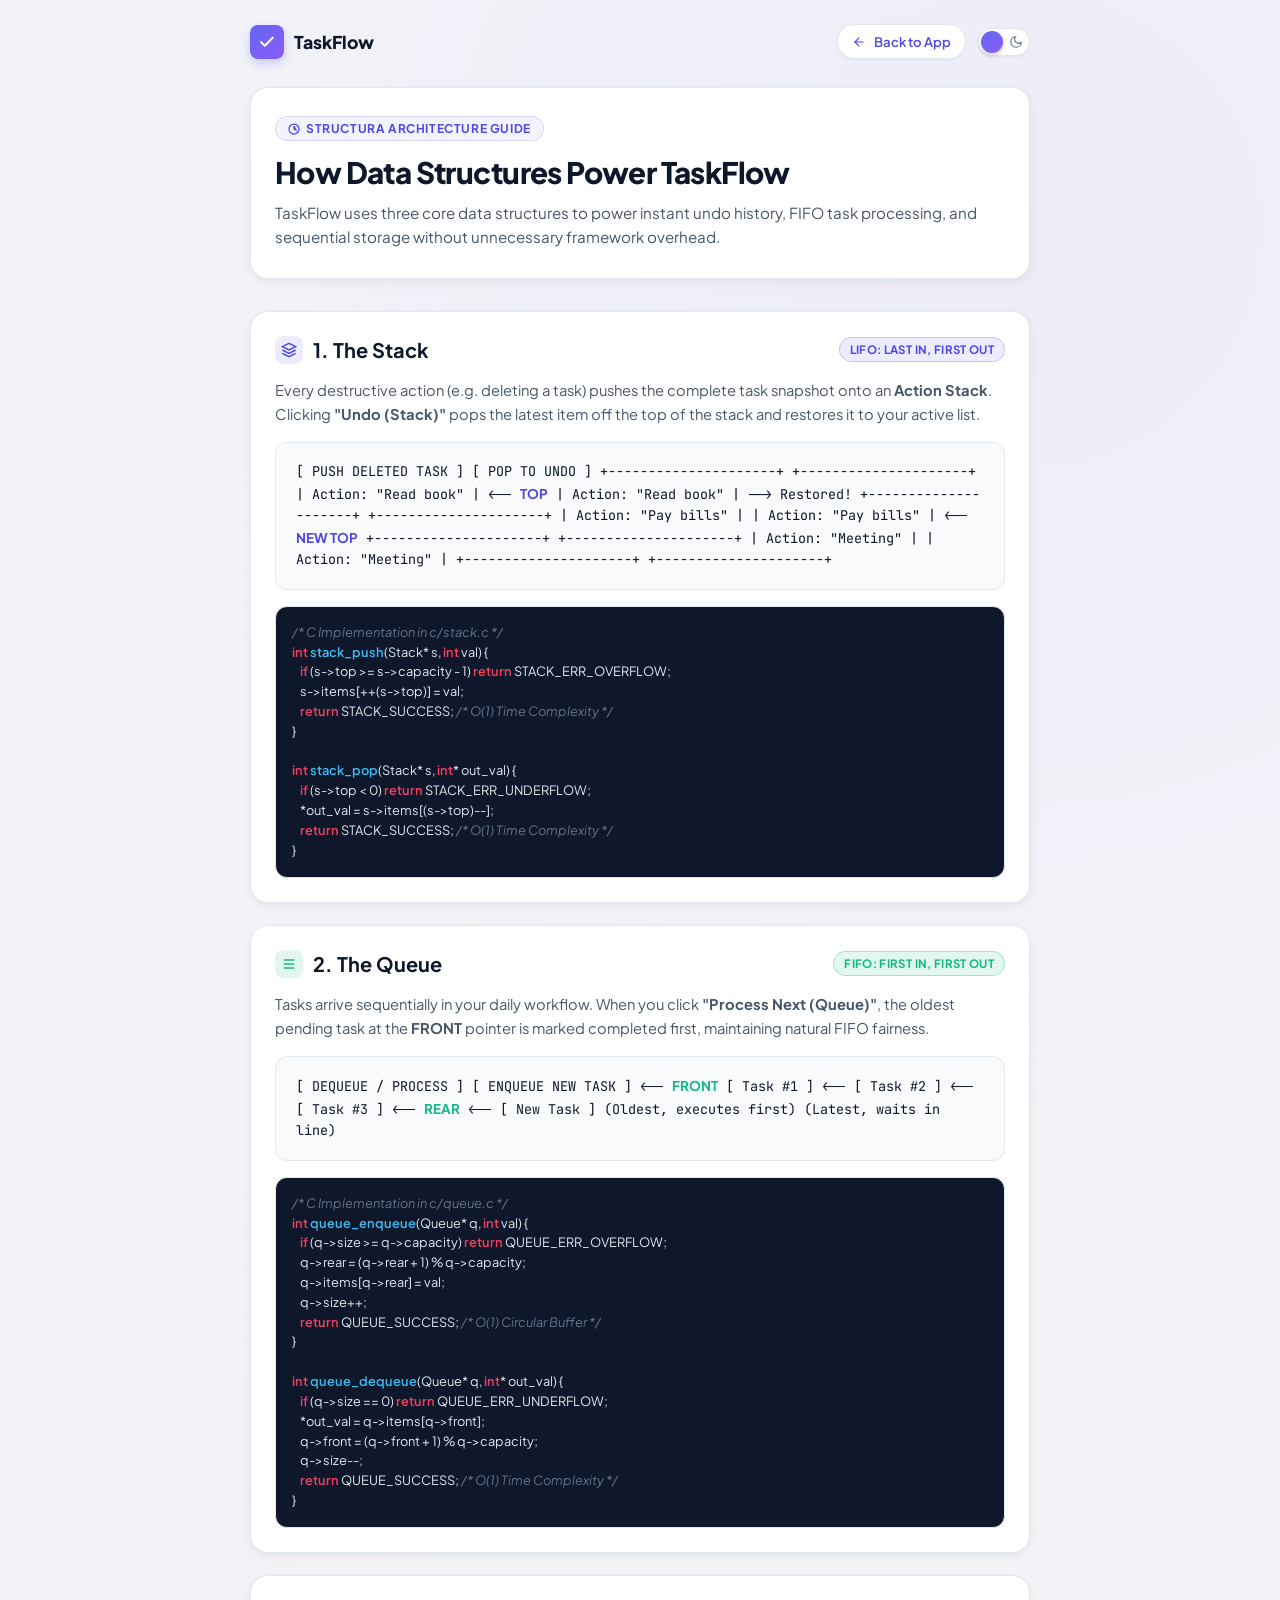
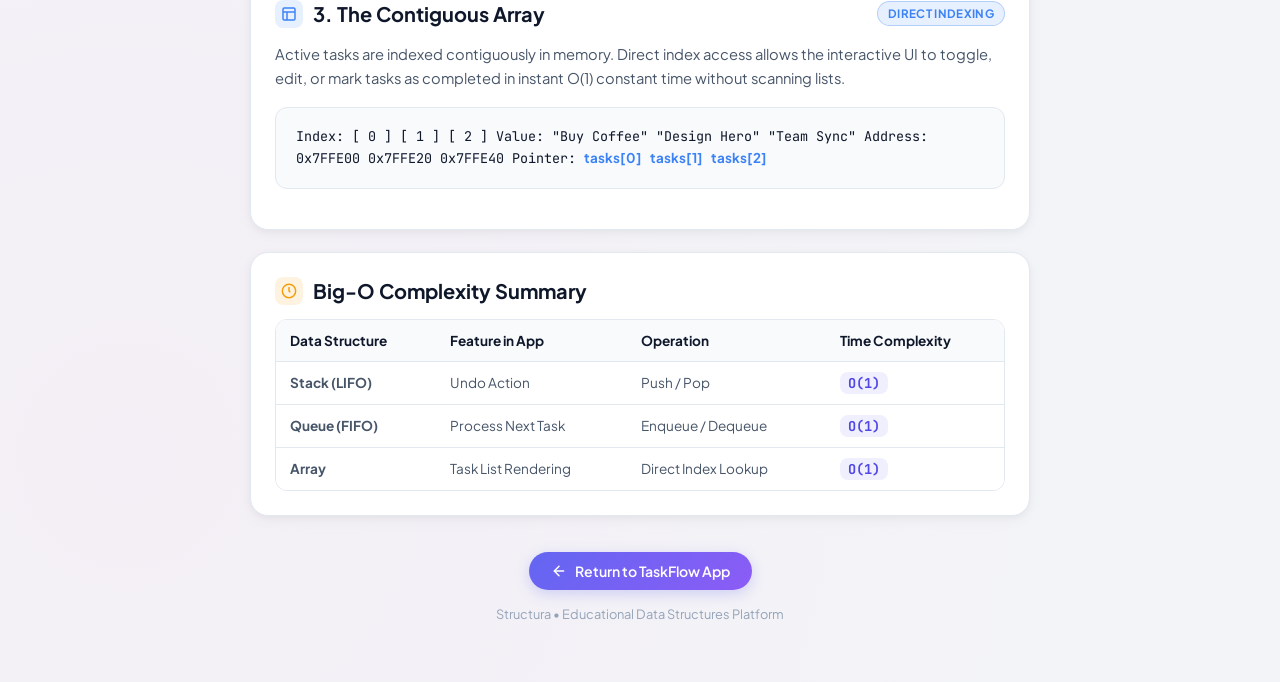
<file: how-ds-works.html>
<!DOCTYPE html>
<html lang="en" data-theme="light">
<head>
    <meta charset="UTF-8">
    <meta name="viewport" content="width=device-width, initial-scale=1.0">
    <title>How Data Structures Power TaskFlow — Structura Guide</title>
    <link rel="preconnect" href="https://fonts.googleapis.com">
    <link rel="preconnect" href="https://fonts.gstatic.com" crossorigin>
    <link href="https://fonts.googleapis.com/css2?family=Plus+Jakarta+Sans:wght@400;500;600;700;800&family=Inter:wght@400;500;600;700&family=JetBrains+Mono:wght@400;500;600;700&display=swap" rel="stylesheet">
    <style>
        /* =========================================================================
           TASKFLOW UNIFIED DESIGN SYSTEM — LIGHT & DARK THEME ONLY
           ========================================================================= */
        :root {
            --bg-page: #F3F4F8;
            --bg-card: #FFFFFF;
            --bg-card-subtle: #F8FAFC;
            --bg-code: #0F172A;
            --text-code: #E2E8F0;
            --border-color: #E2E8F0;
            --border-hover: #CBD5E1;

            --text-heading: #0F172A;
            --text-body: #475569;
            --text-muted: #64748B;
            --text-dim: #94A3B8;

            --primary: #4F46E5;
            --primary-hover: #4338CA;
            --primary-gradient: linear-gradient(135deg, #6366F1, #8B5CF6);
            --headline-gradient: linear-gradient(135deg, #4F46E5, #8B5CF6);

            --accent-study: #3B82F6;
            --accent-study-bg: #EFF6FF;
            --accent-college: #F59E0B;
            --accent-college-bg: #FEF3C7;
            --accent-project: #10B981;
            --accent-project-bg: #ECFDF5;
            --accent-personal: #EC4899;
            --accent-personal-bg: #FDF2F8;

            --shadow-sm: 0 1px 3px rgba(0, 0, 0, 0.05);
            --shadow-md: 0 4px 14px rgba(0, 0, 0, 0.04), 0 2px 6px rgba(0, 0, 0, 0.03);
            --shadow-lg: 0 12px 30px -4px rgba(79, 70, 229, 0.08), 0 8px 16px -4px rgba(0, 0, 0, 0.04);

            --radius-sm: 8px;
            --radius-md: 12px;
            --radius-lg: 18px;
            --radius-pill: 9999px;
        }

        [data-theme="dark"] {
            --bg-page: #0B0F19;
            --bg-card: #131B2E;
            --bg-card-subtle: #182238;
            --bg-code: #080D1A;
            --text-code: #CBD5E1;
            --border-color: #23304A;
            --border-hover: #334466;

            --text-heading: #F8FAFC;
            --text-body: #CBD5E1;
            --text-muted: #94A3B8;
            --text-dim: #64748B;

            --primary: #6366F1;
            --primary-hover: #4F46E5;
            --primary-gradient: linear-gradient(135deg, #6366F1, #8B5CF6);
            --headline-gradient: linear-gradient(135deg, #818CF8, #C084FC);

            --accent-study: #60A5FA;
            --accent-study-bg: rgba(59, 130, 246, 0.15);
            --accent-college: #FBBF24;
            --accent-college-bg: rgba(245, 158, 11, 0.15);
            --accent-project: #34D399;
            --accent-project-bg: rgba(16, 185, 129, 0.15);
            --accent-personal: #F472B6;
            --accent-personal-bg: rgba(236, 72, 153, 0.15);

            --shadow-sm: 0 1px 3px rgba(0, 0, 0, 0.3);
            --shadow-md: 0 4px 14px rgba(0, 0, 0, 0.4);
            --shadow-lg: 0 12px 30px -4px rgba(0, 0, 0, 0.5);
        }

        * {
            box-sizing: border-box;
            margin: 0;
            padding: 0;
            font-family: 'Plus Jakarta Sans', 'Inter', -apple-system, sans-serif;
            transition: background-color 0.2s ease, border-color 0.2s ease, color 0.15s ease;
        }

        body {
            background-color: var(--bg-page);
            color: var(--text-body);
            min-height: 100vh;
            padding: 24px 20px 60px;
            overflow-x: hidden;
            display: flex;
            flex-direction: column;
            align-items: center;
            background-image: radial-gradient(circle at 80% 10%, rgba(99, 102, 241, 0.05) 0%, transparent 40%),
                              radial-gradient(circle at 10% 90%, rgba(236, 72, 153, 0.03) 0%, transparent 40%);
        }

        .container {
            width: 100%;
            max-width: 780px;
            margin: 0 auto;
        }

        /* Top Nav Row */
        .top-row {
            display: flex;
            justify-content: space-between;
            align-items: center;
            margin-bottom: 28px;
        }

        .brand-link {
            display: inline-flex;
            align-items: center;
            gap: 10px;
            text-decoration: none;
            color: var(--text-heading);
            font-weight: 800;
            font-size: 1.1rem;
        }

        .brand-icon {
            width: 34px;
            height: 34px;
            background: var(--primary-gradient);
            border-radius: var(--radius-sm);
            display: flex;
            align-items: center;
            justify-content: center;
            color: #FFFFFF;
            box-shadow: 0 4px 10px rgba(99, 102, 241, 0.3);
        }

        .nav-actions {
            display: flex;
            align-items: center;
            gap: 12px;
        }

        .btn-back {
            display: inline-flex;
            align-items: center;
            gap: 8px;
            font-size: 0.82rem;
            font-weight: 600;
            color: var(--primary);
            text-decoration: none;
            padding: 8px 14px;
            background: var(--bg-card);
            border: 1px solid var(--border-color);
            border-radius: var(--radius-pill);
            box-shadow: var(--shadow-sm);
            transition: all 0.2s ease;
        }
        .btn-back:hover {
            border-color: var(--primary);
            transform: translateX(-2px);
        }

        /* Modern Dark/Light Theme Toggle */
        .theme-toggle-switch {
            width: 52px;
            height: 28px;
            background: var(--bg-card);
            border: 1px solid var(--border-color);
            border-radius: var(--radius-pill);
            position: relative;
            cursor: pointer;
            display: flex;
            align-items: center;
            justify-content: space-between;
            padding: 0 6px;
            box-shadow: var(--shadow-sm);
        }

        .theme-toggle-switch .icon-svg {
            width: 14px;
            height: 14px;
            color: var(--text-muted);
            pointer-events: none;
        }

        .theme-thumb {
            position: absolute;
            top: 2px;
            left: 2px;
            width: 22px;
            height: 22px;
            background: var(--primary-gradient);
            border-radius: 50%;
            transition: transform 0.25s cubic-bezier(0.34, 1.56, 0.64, 1);
            box-shadow: 0 2px 4px rgba(0, 0, 0, 0.2);
        }

        [data-theme="dark"] .theme-thumb {
            transform: translateX(24px);
        }

        /* Page Header */
        header {
            margin-bottom: 32px;
            text-align: left;
            background: var(--bg-card);
            border: 1px solid var(--border-color);
            border-radius: var(--radius-lg);
            padding: 28px 24px;
            box-shadow: var(--shadow-md);
        }

        .eyebrow {
            display: inline-flex;
            align-items: center;
            gap: 6px;
            padding: 4px 12px;
            background: rgba(99, 102, 241, 0.08);
            border: 1px solid rgba(99, 102, 241, 0.2);
            border-radius: var(--radius-pill);
            color: var(--primary);
            font-size: 0.75rem;
            font-weight: 700;
            text-transform: uppercase;
            letter-spacing: 0.05em;
            margin-bottom: 12px;
        }

        h1 {
            font-size: 1.85rem;
            font-weight: 800;
            color: var(--text-heading);
            letter-spacing: -0.02em;
            margin-bottom: 10px;
        }

        p.subtitle {
            font-size: 0.95rem;
            color: var(--text-body);
            line-height: 1.6;
        }

        /* Content Cards */
        .card {
            background: var(--bg-card);
            border: 1px solid var(--border-color);
            border-radius: var(--radius-lg);
            padding: 24px;
            margin-bottom: 22px;
            box-shadow: var(--shadow-md);
        }

        .card-header {
            display: flex;
            align-items: center;
            justify-content: space-between;
            flex-wrap: wrap;
            gap: 10px;
            margin-bottom: 14px;
        }

        .card h2 {
            font-size: 1.25rem;
            font-weight: 700;
            color: var(--text-heading);
            display: flex;
            align-items: center;
            gap: 10px;
        }

        .card-icon {
            width: 28px;
            height: 28px;
            border-radius: var(--radius-sm);
            display: flex;
            align-items: center;
            justify-content: center;
        }

        .badge {
            font-size: 0.72rem;
            font-weight: 700;
            text-transform: uppercase;
            padding: 4px 10px;
            border-radius: var(--radius-pill);
            letter-spacing: 0.03em;
        }

        .badge-stack { background: rgba(99, 102, 241, 0.12); color: var(--primary); border: 1px solid rgba(99, 102, 241, 0.3); }
        .badge-queue { background: rgba(16, 185, 129, 0.12); color: #10B981; border: 1px solid rgba(16, 185, 129, 0.3); }
        .badge-array { background: rgba(59, 130, 246, 0.12); color: #3B82F6; border: 1px solid rgba(59, 130, 246, 0.3); }

        p.card-desc {
            font-size: 0.92rem;
            color: var(--text-body);
            line-height: 1.65;
            margin-bottom: 16px;
        }

        /* ASCII & Pointer Architecture Diagrams */
        .diagram-box {
            background: var(--bg-card-subtle);
            border: 1px solid var(--border-color);
            border-radius: var(--radius-md);
            padding: 18px 20px;
            margin-bottom: 16px;
            font-family: 'JetBrains Mono', Consolas, monospace;
            font-size: 0.84rem;
            line-height: 1.6;
            color: var(--text-heading);
            overflow-x: auto;
        }

        .accent-hl { color: var(--primary); font-weight: 700; }
        .accent-q { color: #10B981; font-weight: 700; }
        .accent-arr { color: #3B82F6; font-weight: 700; }

        /* Code snippets */
        pre {
            background: var(--bg-code);
            border: 1px solid var(--border-color);
            border-radius: var(--radius-md);
            padding: 16px;
            font-family: 'JetBrains Mono', Consolas, monospace;
            font-size: 0.8rem;
            color: var(--text-code);
            overflow-x: auto;
            line-height: 1.55;
        }

        pre code .fn { color: #38BDF8; font-weight: 600; }
        pre code .kw { color: #F43F5E; font-weight: 600; }
        pre code .str { color: #A78BFA; }
        pre code .com { color: #64748B; font-style: italic; }

        /* Comparison Table */
        .table-wrap {
            overflow-x: auto;
            border-radius: var(--radius-md);
            border: 1px solid var(--border-color);
            margin-top: 10px;
        }

        table {
            width: 100%;
            border-collapse: collapse;
            font-size: 0.85rem;
            background: var(--bg-card);
        }

        th {
            text-align: left;
            padding: 12px 14px;
            background: var(--bg-card-subtle);
            color: var(--text-heading);
            font-weight: 700;
            border-bottom: 1px solid var(--border-color);
        }

        td {
            padding: 12px 14px;
            border-bottom: 1px solid var(--border-color);
            color: var(--text-body);
        }

        tr:last-child td {
            border-bottom: none;
        }

        .o-badge {
            font-family: 'JetBrains Mono', monospace;
            font-weight: 700;
            color: var(--primary);
            background: rgba(99, 102, 241, 0.1);
            padding: 2px 8px;
            border-radius: var(--radius-sm);
        }

        /* Footer */
        footer {
            margin-top: 36px;
            text-align: center;
            display: flex;
            flex-direction: column;
            align-items: center;
            gap: 16px;
        }

        .btn-footer {
            display: inline-flex;
            align-items: center;
            gap: 8px;
            padding: 10px 22px;
            background: var(--primary-gradient);
            color: #FFFFFF;
            font-weight: 600;
            font-size: 0.88rem;
            text-decoration: none;
            border-radius: var(--radius-pill);
            box-shadow: 0 4px 14px rgba(99, 102, 241, 0.25);
            transition: all 0.2s ease;
        }
        .btn-footer:hover {
            transform: translateY(-2px);
            box-shadow: 0 8px 20px rgba(99, 102, 241, 0.35);
        }

        .footer-note {
            font-size: 0.8rem;
            color: var(--text-dim);
        }

        @media (max-width: 600px) {
            body { padding: 16px 12px 40px; }
            h1 { font-size: 1.5rem; }
            header { padding: 20px 16px; }
            .card { padding: 18px 14px; }
            .diagram-box { font-size: 0.75rem; padding: 12px 10px; }
            pre { font-size: 0.72rem; padding: 12px 10px; }
        }
    </style>
</head>
<body>

    <div class="container">
        <!-- Top Navigation -->
        <div class="top-row">
            <a href="index.html" class="brand-link">
                <div class="brand-icon">
                    <svg width="18" height="18" viewBox="0 0 24 24" fill="none" stroke="currentColor" stroke-width="2.5" stroke-linecap="round" stroke-linejoin="round">
                        <polyline points="20 6 9 17 4 12"></polyline>
                    </svg>
                </div>
                <span>TaskFlow</span>
            </a>

            <div class="nav-actions">
                <a href="index.html" class="btn-back">
                    <svg width="14" height="14" viewBox="0 0 24 24" fill="none" stroke="currentColor" stroke-width="2" stroke-linecap="round" stroke-linejoin="round">
                        <line x1="19" y1="12" x2="5" y2="12"></line>
                        <polyline points="12 19 5 12 12 5"></polyline>
                    </svg>
                    Back to App
                </a>

                <!-- Strict Dark / Light Mode Toggle Button -->
                <button type="button" id="theme-toggle-btn" class="theme-toggle-switch" title="Toggle Light / Dark Theme" aria-label="Toggle theme">
                    <svg class="icon-svg" viewBox="0 0 24 24" fill="none" stroke="currentColor" stroke-width="2">
                        <circle cx="12" cy="12" r="5"></circle>
                        <line x1="12" y1="1" x2="12" y2="3"></line>
                        <line x1="12" y1="21" x2="12" y2="23"></line>
                        <line x1="4.22" y1="4.22" x2="5.64" y2="5.64"></line>
                        <line x1="18.36" y1="18.36" x2="19.78" y2="19.78"></line>
                        <line x1="1" y1="12" x2="3" y2="12"></line>
                        <line x1="21" y1="12" x2="23" y2="12"></line>
                        <line x1="4.22" y1="19.78" x2="5.64" y2="18.36"></line>
                        <line x1="18.36" y1="5.64" x2="19.78" y2="4.22"></line>
                    </svg>
                    <svg class="icon-svg" viewBox="0 0 24 24" fill="none" stroke="currentColor" stroke-width="2">
                        <path d="M21 12.79A9 9 0 1 1 11.21 3 7 7 0 0 0 21 12.79z"></path>
                    </svg>
                    <div class="theme-thumb"></div>
                </button>
            </div>
        </div>

        <!-- Header -->
        <header>
            <div class="eyebrow">
                <svg width="12" height="12" viewBox="0 0 24 24" fill="none" stroke="currentColor" stroke-width="2.5">
                    <circle cx="12" cy="12" r="10"></circle>
                    <polygon points="12 6 12 12 16 14"></polygon>
                </svg>
                Structura Architecture Guide
            </div>
            <h1>How Data Structures Power TaskFlow</h1>
            <p class="subtitle">
                TaskFlow uses three core data structures to power instant undo history, FIFO task processing, and sequential storage without unnecessary framework overhead.
            </p>
        </header>

        <!-- 1. The Stack -->
        <section class="card">
            <div class="card-header">
                <h2>
                    <span class="card-icon" style="background: rgba(99, 102, 241, 0.12); color: var(--primary);">
                        <svg width="16" height="16" viewBox="0 0 24 24" fill="none" stroke="currentColor" stroke-width="2.2">
                            <path d="M12 2L2 7l10 5 10-5-10-5z"></path>
                            <path d="M2 17l10 5 10-5"></path>
                            <path d="M2 12l10 5 10-5"></path>
                        </svg>
                    </span>
                    1. The Stack
                </h2>
                <span class="badge badge-stack">LIFO: Last In, First Out</span>
            </div>
            <p class="card-desc">
                Every destructive action (e.g. deleting a task) pushes the complete task snapshot onto an <strong>Action Stack</strong>. Clicking <strong>"Undo (Stack)"</strong> pops the latest item off the top of the stack and restores it to your active list.
            </p>
            <div class="diagram-box">
[ PUSH DELETED TASK ]                  [ POP TO UNDO ]
+---------------------+              +---------------------+
| Action: "Read book" | &lt;-- <span class="accent-hl">TOP</span>        | Action: "Read book" | --&gt; Restored!
+---------------------+              +---------------------+
| Action: "Pay bills" |              | Action: "Pay bills" | &lt;-- <span class="accent-hl">NEW TOP</span>
+---------------------+              +---------------------+
| Action: "Meeting"   |              | Action: "Meeting"   |
+---------------------+              +---------------------+
            </div>
            <pre><code><span class="com">/* C Implementation in c/stack.c */</span>
<span class="kw">int</span> <span class="fn">stack_push</span>(Stack* s, <span class="kw">int</span> val) {
    <span class="kw">if</span> (s->top >= s->capacity - 1) <span class="kw">return</span> STACK_ERR_OVERFLOW;
    s->items[++(s->top)] = val;
    <span class="kw">return</span> STACK_SUCCESS; <span class="com">/* O(1) Time Complexity */</span>
}

<span class="kw">int</span> <span class="fn">stack_pop</span>(Stack* s, <span class="kw">int</span>* out_val) {
    <span class="kw">if</span> (s->top &lt; 0) <span class="kw">return</span> STACK_ERR_UNDERFLOW;
    *out_val = s->items[(s->top)--];
    <span class="kw">return</span> STACK_SUCCESS; <span class="com">/* O(1) Time Complexity */</span>
}</code></pre>
        </section>

        <!-- 2. The Queue -->
        <section class="card">
            <div class="card-header">
                <h2>
                    <span class="card-icon" style="background: rgba(16, 185, 129, 0.12); color: #10B981;">
                        <svg width="16" height="16" viewBox="0 0 24 24" fill="none" stroke="currentColor" stroke-width="2.2">
                            <line x1="4" y1="6" x2="20" y2="6"></line>
                            <line x1="4" y1="12" x2="20" y2="12"></line>
                            <line x1="4" y1="18" x2="20" y2="18"></line>
                        </svg>
                    </span>
                    2. The Queue
                </h2>
                <span class="badge badge-queue">FIFO: First In, First Out</span>
            </div>
            <p class="card-desc">
                Tasks arrive sequentially in your daily workflow. When you click <strong>"Process Next (Queue)"</strong>, the oldest pending task at the <strong>FRONT</strong> pointer is marked completed first, maintaining natural FIFO fairness.
            </p>
            <div class="diagram-box">
[ DEQUEUE / PROCESS ]                            [ ENQUEUE NEW TASK ]
&lt;-- <span class="accent-q">FRONT</span> [ Task #1 ] &lt;-- [ Task #2 ] &lt;-- [ Task #3 ] &lt;-- <span class="accent-q">REAR</span> &lt;-- [ New Task ]
      (Oldest, executes first)               (Latest, waits in line)
            </div>
            <pre><code><span class="com">/* C Implementation in c/queue.c */</span>
<span class="kw">int</span> <span class="fn">queue_enqueue</span>(Queue* q, <span class="kw">int</span> val) {
    <span class="kw">if</span> (q->size >= q->capacity) <span class="kw">return</span> QUEUE_ERR_OVERFLOW;
    q->rear = (q->rear + 1) % q->capacity;
    q->items[q->rear] = val;
    q->size++;
    <span class="kw">return</span> QUEUE_SUCCESS; <span class="com">/* O(1) Circular Buffer */</span>
}

<span class="kw">int</span> <span class="fn">queue_dequeue</span>(Queue* q, <span class="kw">int</span>* out_val) {
    <span class="kw">if</span> (q->size == 0) <span class="kw">return</span> QUEUE_ERR_UNDERFLOW;
    *out_val = q->items[q->front];
    q->front = (q->front + 1) % q->capacity;
    q->size--;
    <span class="kw">return</span> QUEUE_SUCCESS; <span class="com">/* O(1) Time Complexity */</span>
}</code></pre>
        </section>

        <!-- 3. Array & Lookup -->
        <section class="card">
            <div class="card-header">
                <h2>
                    <span class="card-icon" style="background: rgba(59, 130, 246, 0.12); color: #3B82F6;">
                        <svg width="16" height="16" viewBox="0 0 24 24" fill="none" stroke="currentColor" stroke-width="2.2">
                            <rect x="3" y="3" width="18" height="18" rx="2" ry="2"></rect>
                            <line x1="3" y1="9" x2="21" y2="9"></line>
                            <line x1="9" y1="21" x2="9" y2="9"></line>
                        </svg>
                    </span>
                    3. The Contiguous Array
                </h2>
                <span class="badge badge-array">Direct Indexing</span>
            </div>
            <p class="card-desc">
                Active tasks are indexed contiguously in memory. Direct index access allows the interactive UI to toggle, edit, or mark tasks as completed in instant O(1) constant time without scanning lists.
            </p>
            <div class="diagram-box">
Index:        [ 0 ]           [ 1 ]           [ 2 ]
Value:     "Buy Coffee"   "Design Hero"   "Team Sync"
Address:     0x7FFE00        0x7FFE20        0x7FFE40
Pointer:     <span class="accent-arr">tasks[0]</span>        <span class="accent-arr">tasks[1]</span>        <span class="accent-arr">tasks[2]</span>
            </div>
        </section>

        <!-- Big-O Table -->
        <section class="card">
            <div class="card-header">
                <h2>
                    <span class="card-icon" style="background: rgba(245, 158, 11, 0.12); color: #F59E0B;">
                        <svg width="16" height="16" viewBox="0 0 24 24" fill="none" stroke="currentColor" stroke-width="2.2">
                            <circle cx="12" cy="12" r="10"></circle>
                            <polyline points="12 6 12 12 14 14"></polyline>
                        </svg>
                    </span>
                    Big-O Complexity Summary
                </h2>
            </div>
            <div class="table-wrap">
                <table>
                    <thead>
                        <tr>
                            <th>Data Structure</th>
                            <th>Feature in App</th>
                            <th>Operation</th>
                            <th>Time Complexity</th>
                        </tr>
                    </thead>
                    <tbody>
                        <tr>
                            <td><strong>Stack (LIFO)</strong></td>
                            <td>Undo Action</td>
                            <td>Push / Pop</td>
                            <td><span class="o-badge">O(1)</span></td>
                        </tr>
                        <tr>
                            <td><strong>Queue (FIFO)</strong></td>
                            <td>Process Next Task</td>
                            <td>Enqueue / Dequeue</td>
                            <td><span class="o-badge">O(1)</span></td>
                        </tr>
                        <tr>
                            <td><strong>Array</strong></td>
                            <td>Task List Rendering</td>
                            <td>Direct Index Lookup</td>
                            <td><span class="o-badge">O(1)</span></td>
                        </tr>
                    </tbody>
                </table>
            </div>
        </section>

        <footer>
            <a href="index.html" class="btn-footer">
                <svg width="16" height="16" viewBox="0 0 24 24" fill="none" stroke="currentColor" stroke-width="2.2" stroke-linecap="round" stroke-linejoin="round">
                    <line x1="19" y1="12" x2="5" y2="12"></line>
                    <polyline points="12 19 5 12 12 5"></polyline>
                </svg>
                Return to TaskFlow App
            </a>
            <div class="footer-note">Structura &bull; Educational Data Structures Platform</div>
        </footer>
    </div>

    <script>
        // Synchronized Strict Light / Dark Theme Toggle
        const themeBtn = document.getElementById('theme-toggle-btn');
        let currentTheme = localStorage.getItem('taskflow_theme_mode') || 'light';

        function applyTheme(theme) {
            currentTheme = theme;
            document.documentElement.setAttribute('data-theme', theme);
            localStorage.setItem('taskflow_theme_mode', theme);
        }

        applyTheme(currentTheme);

        themeBtn.addEventListener('click', () => {
            const next = currentTheme === 'light' ? 'dark' : 'light';
            applyTheme(next);
        });
    </script>
</body>
</html>
</file>
